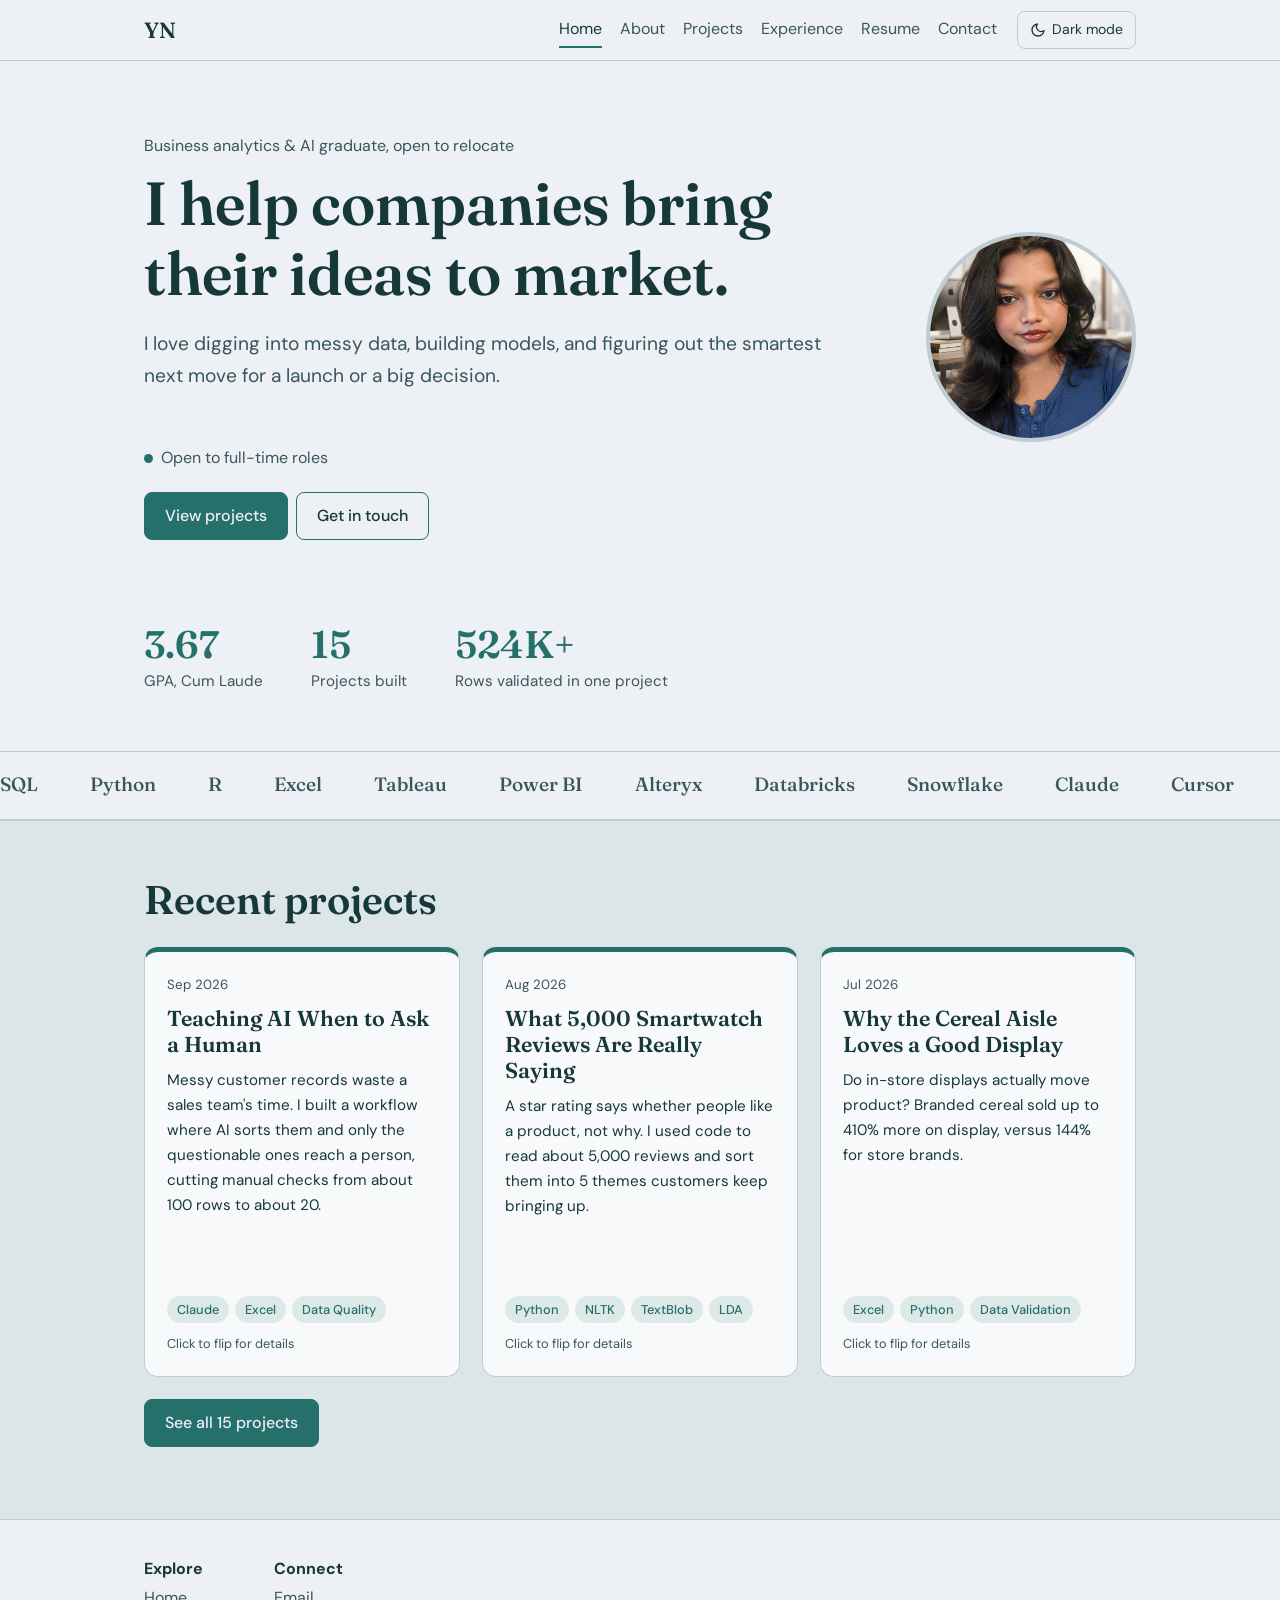
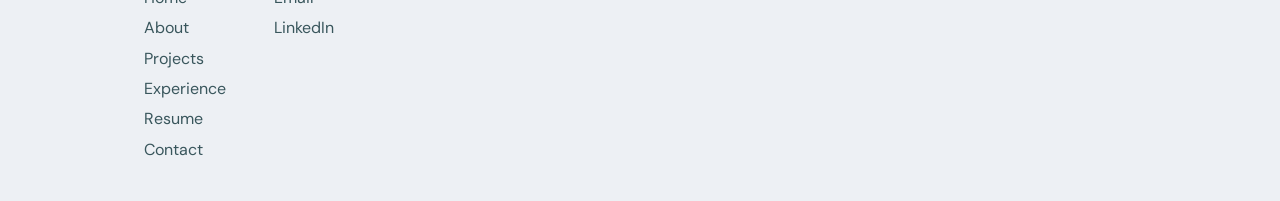
<file: index.html>
<!doctype html><html lang="en"><head><meta charset="utf-8"><meta name="viewport" content="width=device-width,initial-scale=1"><title>Yugandhari Narayanam | Business Analytics and AI</title><meta name="description" content="Portfolio of Yugandhari Narayanam, UT Dallas Business Analytics and AI graduate."><link rel="stylesheet" href="style.css"><script src="site.js"></script></head><body data-page="home"><main id="m"></main></body></html>
</file>
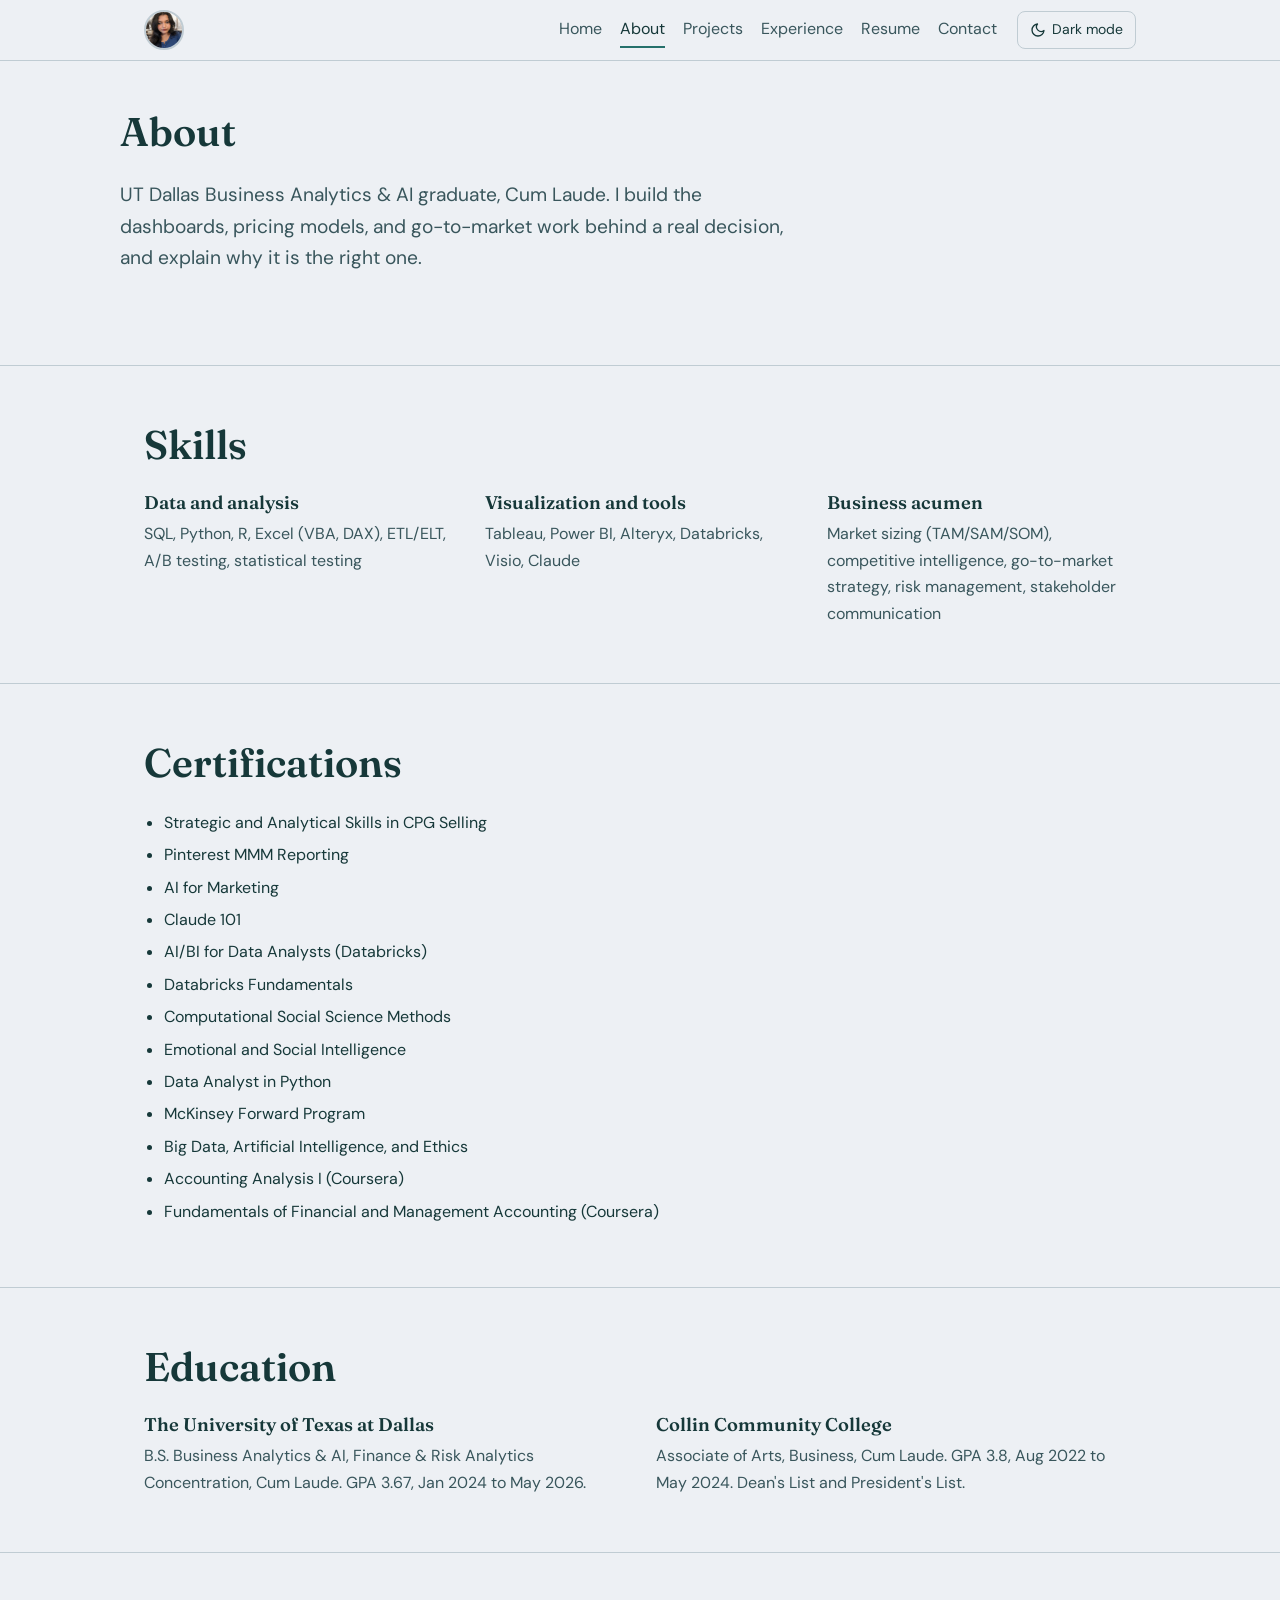
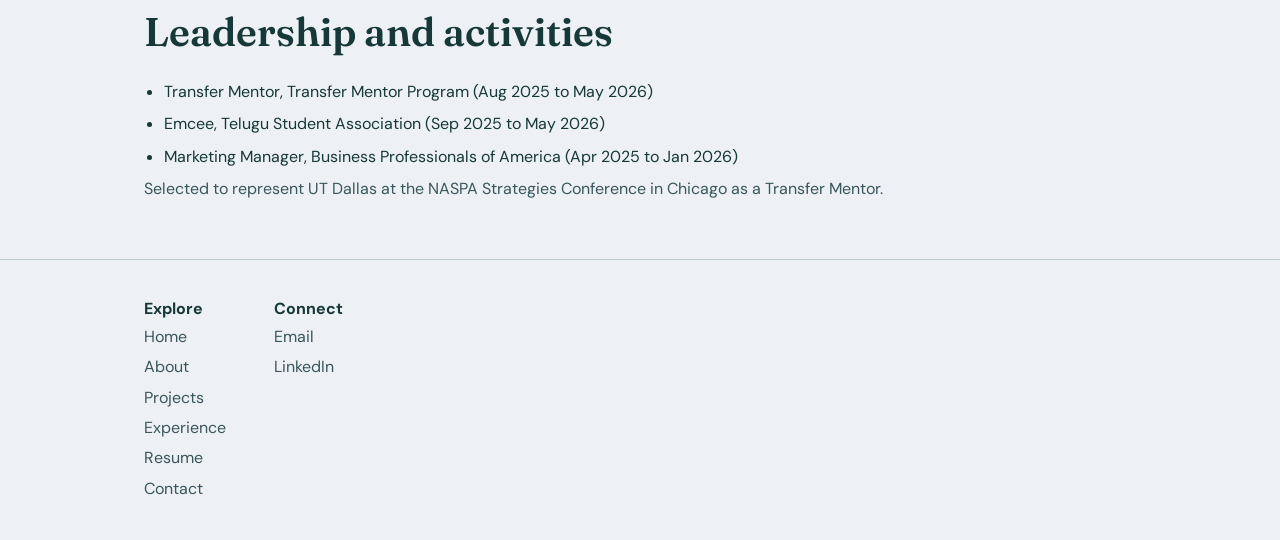
<file: about.html>
<!doctype html><html lang="en"><head><meta charset="utf-8"><meta name="viewport" content="width=device-width,initial-scale=1"><title>About | Yugandhari Narayanam</title><meta name="description" content="Portfolio of Yugandhari Narayanam, UT Dallas Business Analytics and AI graduate."><link rel="stylesheet" href="style.css"><script src="site.js"></script></head><body data-page="about"><main id="m"></main></body></html>
</file>
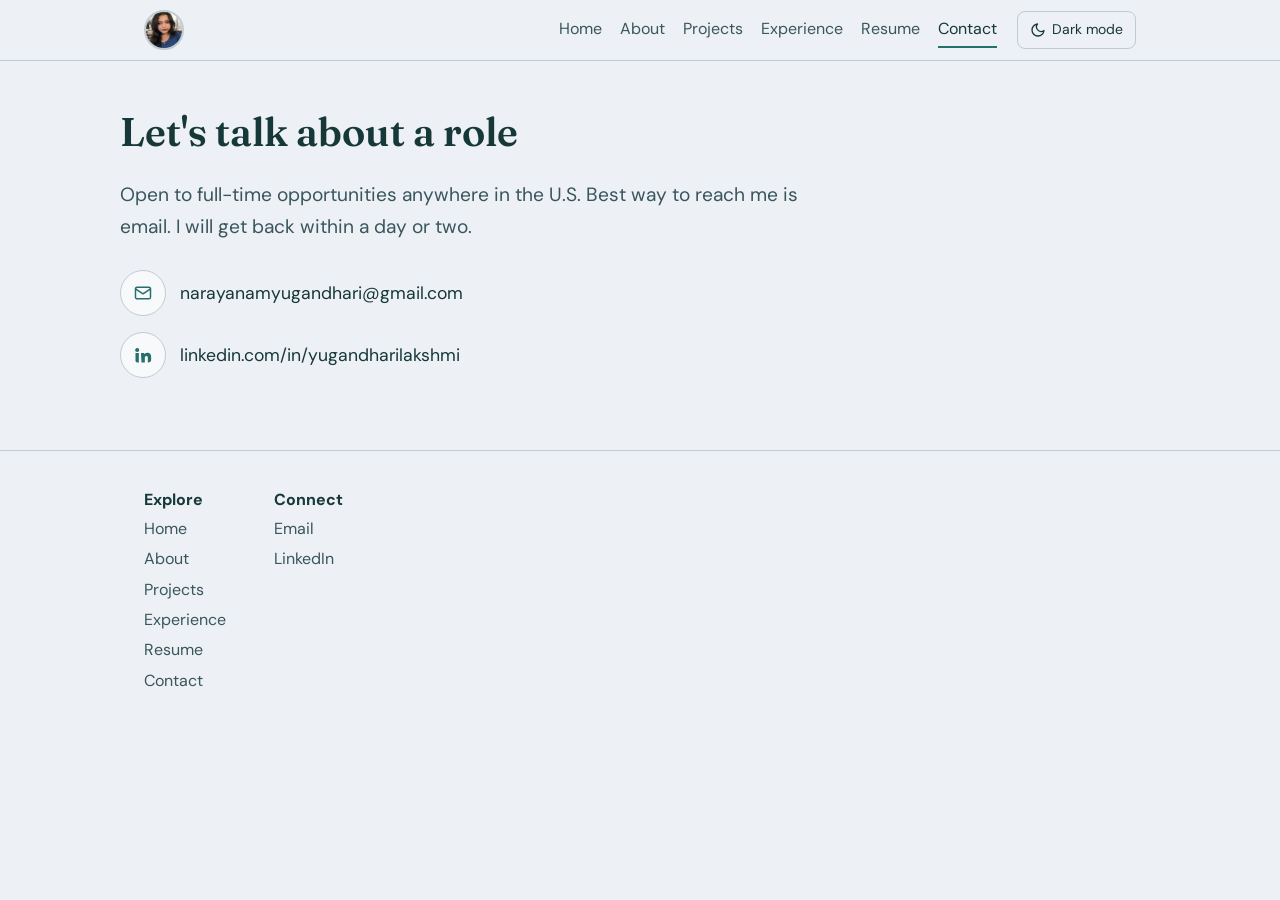
<file: contact.html>
<!doctype html><html lang="en"><head><meta charset="utf-8"><meta name="viewport" content="width=device-width,initial-scale=1"><title>Contact | Yugandhari Narayanam</title><meta name="description" content="Portfolio of Yugandhari Narayanam, UT Dallas Business Analytics and AI graduate."><link rel="stylesheet" href="style.css"><script src="site.js"></script></head><body data-page="contact"><main id="m"></main></body></html>
</file>
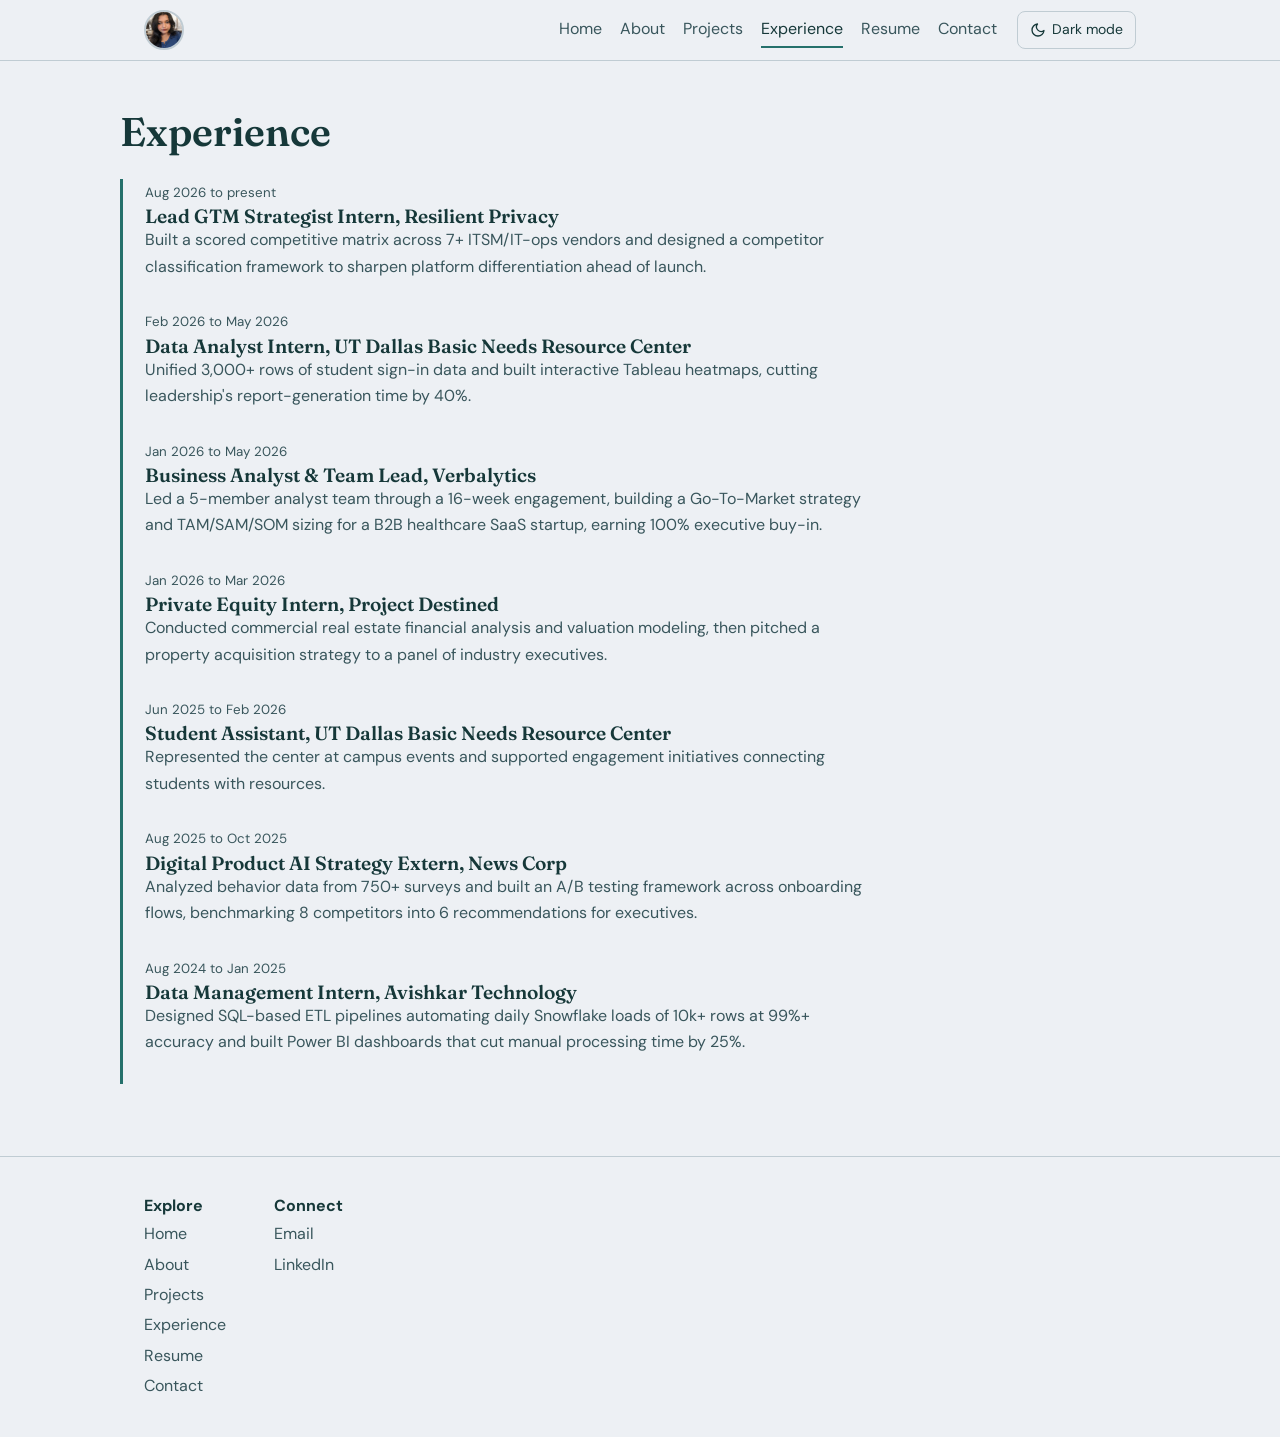
<file: experience.html>
<!doctype html><html lang="en"><head><meta charset="utf-8"><meta name="viewport" content="width=device-width,initial-scale=1"><title>Experience | Yugandhari Narayanam</title><meta name="description" content="Portfolio of Yugandhari Narayanam, UT Dallas Business Analytics and AI graduate."><link rel="stylesheet" href="style.css"><script src="site.js"></script></head><body data-page="experience"><main id="m"></main></body></html>
</file>
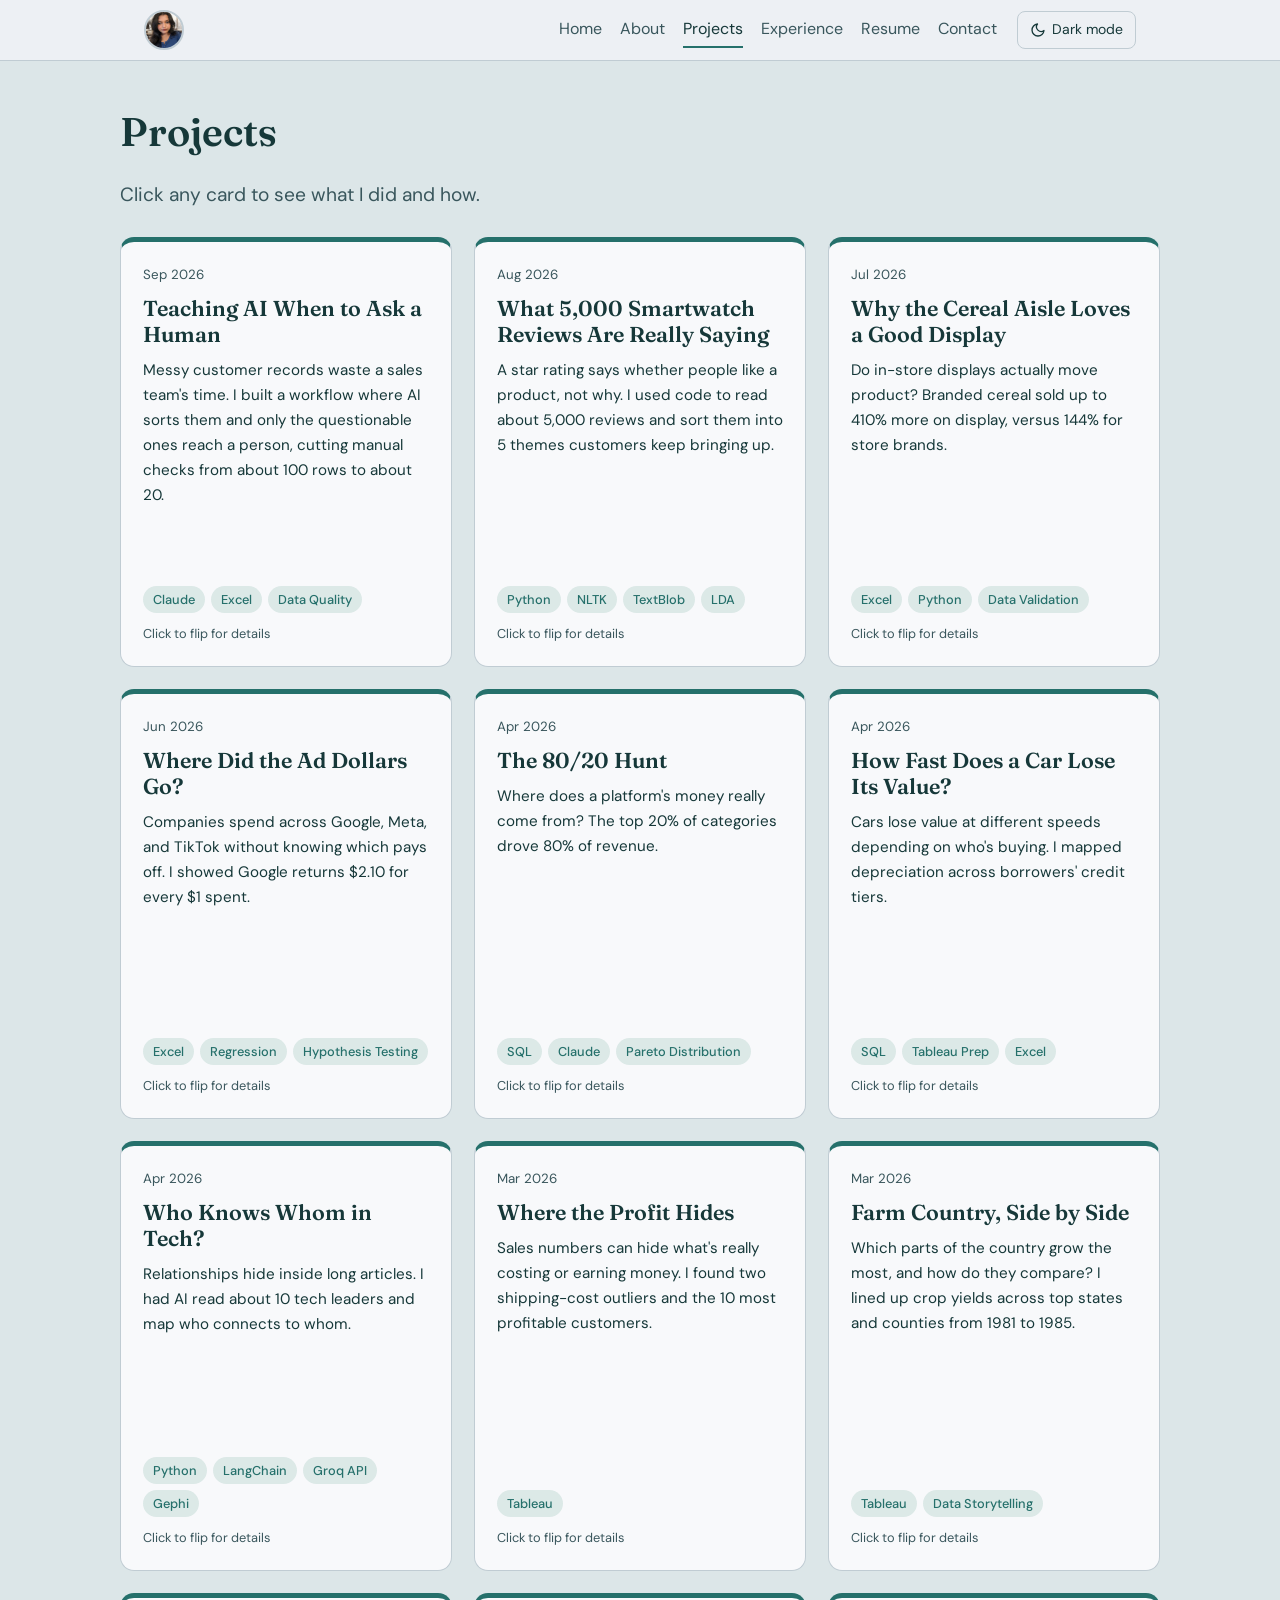
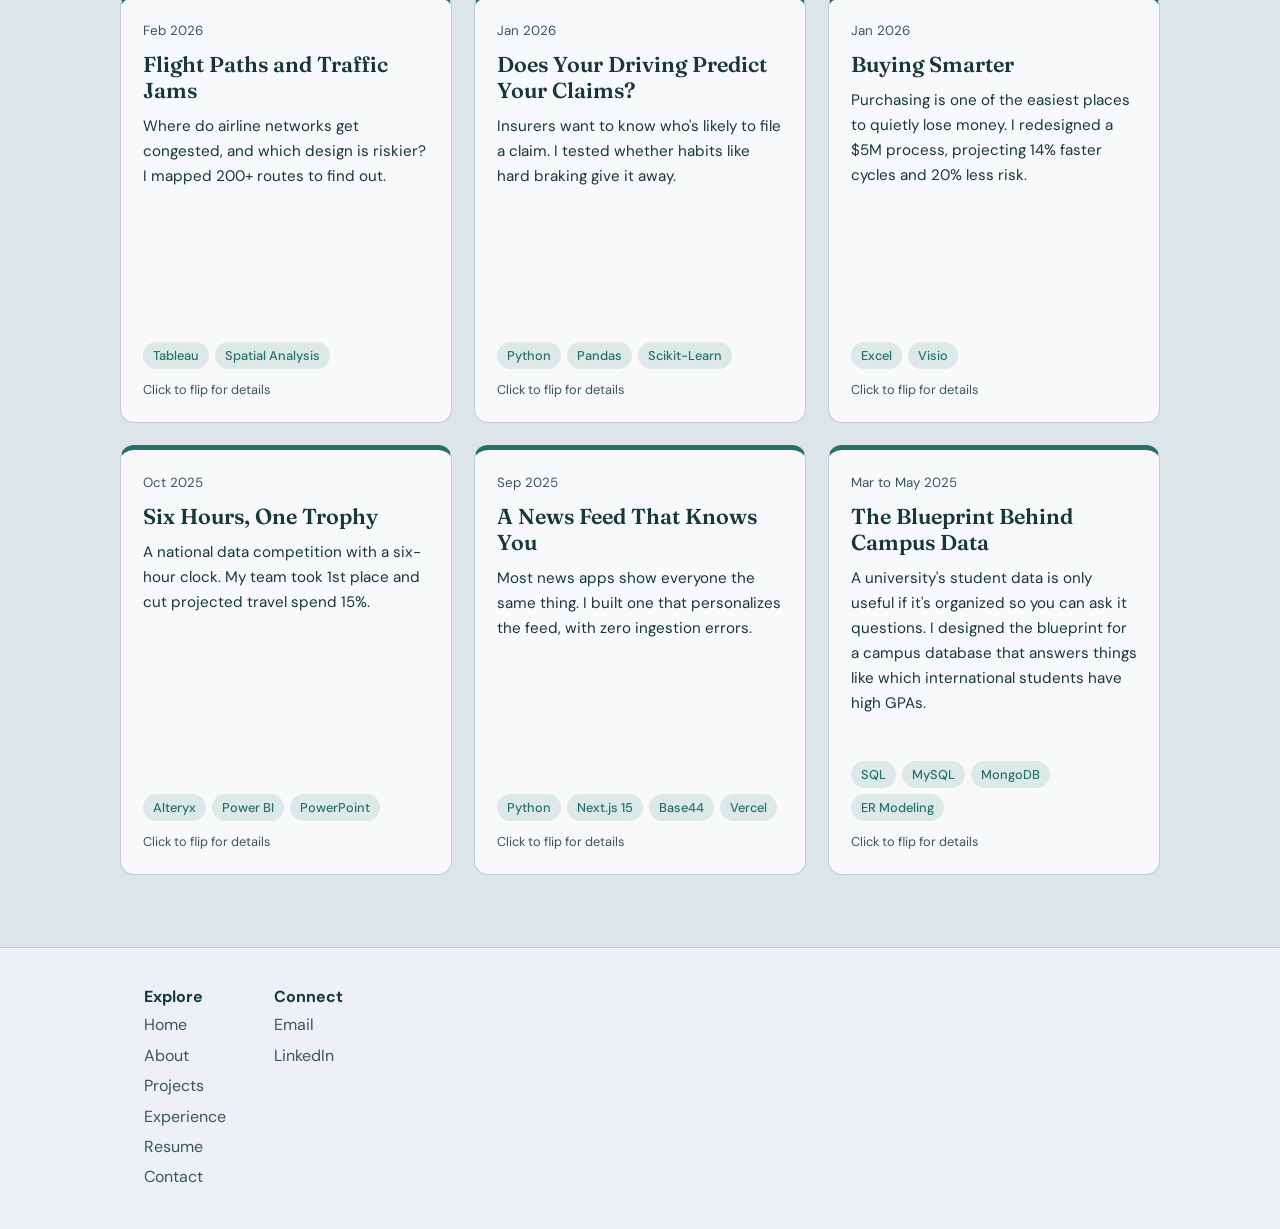
<file: projects.html>
<!doctype html><html lang="en"><head><meta charset="utf-8"><meta name="viewport" content="width=device-width,initial-scale=1"><title>Projects | Yugandhari Narayanam</title><meta name="description" content="Portfolio of Yugandhari Narayanam, UT Dallas Business Analytics and AI graduate."><link rel="stylesheet" href="style.css"><script src="site.js"></script></head><body data-page="projects"><main id="m"></main></body></html>
</file>
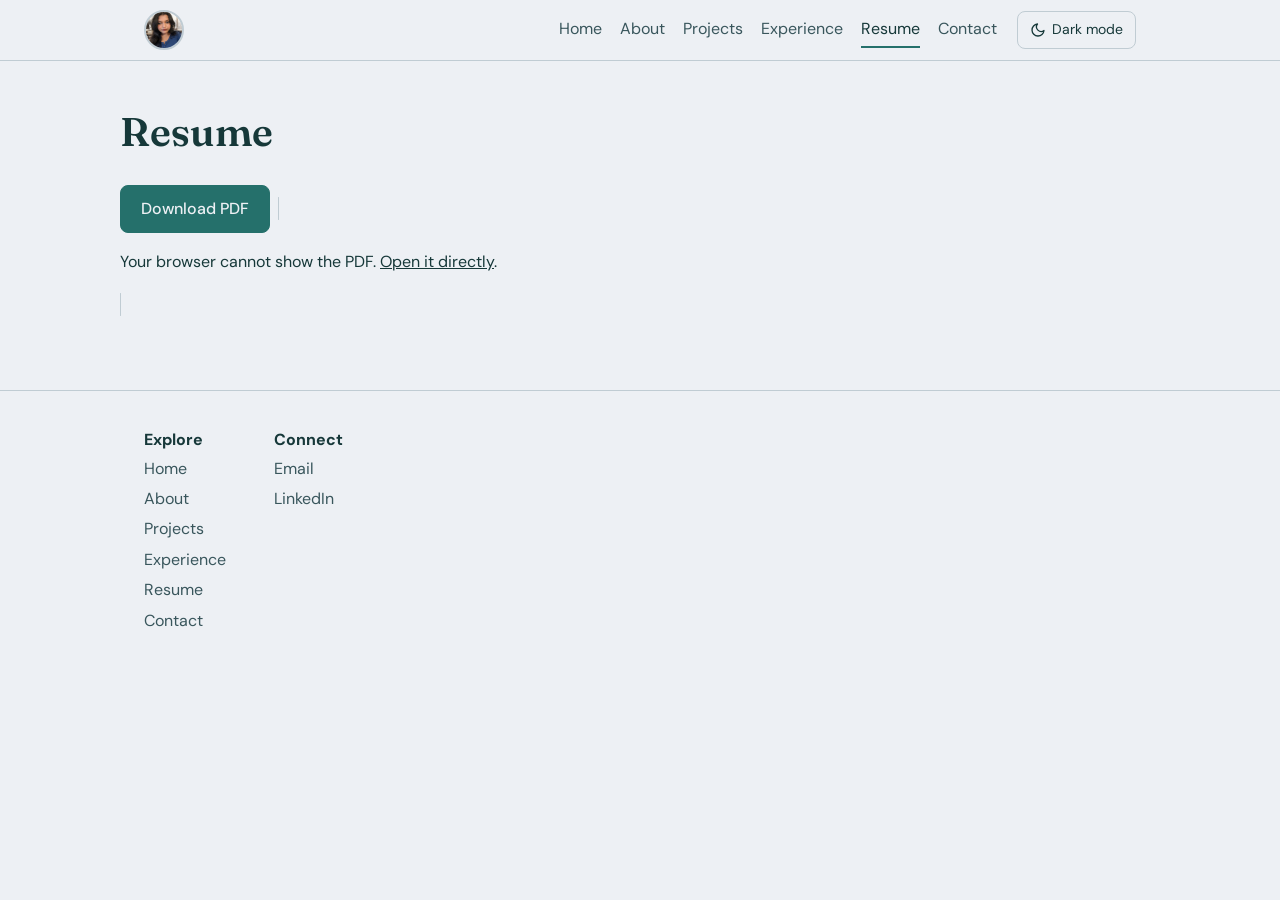
<file: resume.html>
<!doctype html><html lang="en"><head><meta charset="utf-8"><meta name="viewport" content="width=device-width,initial-scale=1"><title>Resume | Yugandhari Narayanam</title><meta name="description" content="Portfolio of Yugandhari Narayanam, UT Dallas Business Analytics and AI graduate."><link rel="stylesheet" href="style.css"><script src="site.js"></script></head><body data-page="resume"><main id="m"></main></body></html>
</file>
<file: style.css>
@import url('https://fonts.googleapis.com/css2?family=Fraunces:wght@500;600&family=DM+Sans:wght@400;500;600&display=swap');
:root{--bg:#EDF0F4;--surf:#F8F9FB;--tx:#163839;--mu:#39565C;--ln:#C0CCD3;--ac:#25706B;--acs:#DCE9E7;--pj:#DCE6E8;--back:#163839;--bt:#D5D9E2}
:root[data-theme=dark]{--bg:#102C2E;--surf:#183F41;--tx:#D5D9E2;--mu:#93A5AD;--ln:#2E5156;--ac:#7CC4BC;--acs:#1F4A4B;--pj:#143538;--back:#0B2122;--bt:#D5D9E2}
*{box-sizing:border-box}
body{margin:0;background:var(--bg);color:var(--tx);font:16px/1.65 'DM Sans',system-ui,sans-serif}
h1,h2,h3,.fd{font-family:Fraunces,Georgia,serif;font-weight:600;line-height:1.15;margin:0}
a{color:inherit}.w{max-width:1040px;margin:0 auto;padding:0 24px}
.hd{position:sticky;top:0;z-index:9;background:var(--bg);border-bottom:1px solid var(--ln)}
.hd .w{display:flex;align-items:center;gap:20px;height:60px}
.logo{font:600 22px Fraunces,serif;text-decoration:none}
.nav{display:flex;gap:18px;margin-left:auto;overflow-x:auto}
.nav a{text-decoration:none;color:var(--mu);padding:4px 0;border-bottom:2px solid transparent}
.nav a:hover,.nav a.on{color:var(--tx);border-color:var(--ac)}
.tg{background:none;border:1px solid var(--ln);color:var(--tx);border-radius:8px;padding:6px 12px;font:inherit;font-size:14px;cursor:pointer}
a:focus-visible,button:focus-visible{outline:3px solid var(--ac);outline-offset:3px}
.hero{display:grid;grid-template-columns:1fr auto;gap:48px;align-items:center;padding:72px 24px}
.hero h1{font-size:clamp(2.3rem,6vw,3.8rem);margin:10px 0 18px;max-width:14em}
.lead{font-size:1.2rem;color:var(--mu);max-width:36em}
.me{width:210px;height:210px;border-radius:50%;object-fit:cover;border:4px solid var(--ln)}
.btn{display:inline-block;padding:10px 20px;border-radius:8px;font-weight:500;text-decoration:none;border:1px solid var(--ac);margin:6px 8px 0 0}
.btn.p{background:var(--ac);color:var(--bg)}
.st{display:flex;align-items:center;gap:8px;color:var(--mu);margin:22px 0 14px}
.dot{width:9px;height:9px;border-radius:50%;background:var(--ac)}
.stats{display:flex;gap:48px;flex-wrap:wrap;padding:8px 24px 56px}
.stats b{display:block;font:600 2.4rem Fraunces,serif;color:var(--ac)}.stats span{color:var(--mu);font-size:.95rem}
.sec{padding:56px 0;border-top:1px solid var(--ln)}.pj{background:var(--pj)}
.sec h2,.pg h1{font-size:clamp(1.8rem,4vw,2.5rem);margin-bottom:24px}.pg{padding:48px 0 72px}
.cols{display:grid;grid-template-columns:repeat(auto-fit,minmax(260px,1fr));gap:32px}
.cols h3{font-size:1.15rem;margin-bottom:8px}.cols p,.mu{color:var(--mu);margin:0}
.g{display:grid;grid-template-columns:repeat(auto-fill,minmax(300px,1fr));gap:22px}
.c{perspective:1200px;height:430px;border:0;background:none;padding:0;text-align:left;font:inherit;color:inherit;cursor:pointer;display:block}
.in{display:block;position:relative;width:100%;height:100%;transition:transform .6s;transform-style:preserve-3d}
.c.f .in{transform:rotateY(180deg)}
.fr,.bk{position:absolute;inset:0;backface-visibility:hidden;border-radius:14px;padding:22px;display:flex;flex-direction:column;gap:10px;overflow:auto}
.fr{background:var(--surf);border:1px solid var(--ln);border-top:5px solid var(--ac)}
.bk{background:var(--back);color:var(--bt);transform:rotateY(180deg)}
.dt{color:var(--mu)}.bk .dt,.bk .hint{color:#93A5AD}
.ti{font:600 1.35rem/1.2 Fraunces,Georgia,serif}.sub{font-size:.95rem}.bk .sub{font-size:.98rem;line-height:1.6}
.ts{display:flex;flex-wrap:wrap;gap:6px;margin-top:auto}
.t{font-style:normal;font-size:.8rem;font-weight:500;padding:3px 10px;border-radius:99px;background:var(--acs);color:var(--ac)}
.hint{font-size:.8rem;color:var(--mu)}.bk .hint{margin-top:auto}
.tl{border-left:3px solid var(--ac);padding:0 0 28px 22px;max-width:760px}.tl h3{font-size:1.2rem}.tl small{color:var(--mu)}
.ft{border-top:1px solid var(--ln);padding:36px 0;color:var(--mu)}.ft .w{display:flex;gap:48px;flex-wrap:wrap}.ft a{display:block;text-decoration:none;padding:2px 0}
.ft b{color:var(--tx)}ul.l{padding-left:20px;margin:0}ul.l li{margin:6px 0}
object{width:100%;height:80vh;border:1px solid var(--ln);border-radius:12px;margin-top:20px}
@media(max-width:700px){.hero{grid-template-columns:1fr;padding-top:40px}.me{order:-1;width:150px;height:150px}}
@media(prefers-reduced-motion:reduce){.in{transition:none}}
.tg{display:inline-flex;align-items:center;gap:6px}
.av{width:40px;height:40px;border-radius:50%;object-fit:cover;border:2px solid var(--ln);display:block}
.ics{display:flex;flex-direction:column;gap:16px;margin-top:28px}
.ic{display:inline-flex;align-items:center;gap:14px;text-decoration:none;font-size:1.1rem;width:fit-content}
.ic svg{width:46px;height:46px;padding:12px;border-radius:50%;border:1px solid var(--ln);background:var(--surf);color:var(--ac);transition:transform .2s}
.ic:hover svg{transform:translateY(-3px)}.ic:hover span{text-decoration:underline}
.c{transition:transform .25s ease}
.fr,.bk{transition:box-shadow .25s ease}
@media(hover:hover){.c:hover,.c:focus-visible{transform:translateY(-8px)}.c:hover .fr,.c:hover .bk,.c:focus-visible .fr,.c:focus-visible .bk{box-shadow:0 16px 30px rgba(22,56,57,.25)}:root[data-theme=dark] .c:hover .fr,:root[data-theme=dark] .c:hover .bk{box-shadow:0 16px 30px rgba(0,0,0,.45)}}
@media(prefers-reduced-motion:reduce){.c,.ic svg{transition:none}.c:hover{transform:none}}
.hero .lead{min-height:4.95em}
.rw{display:inline-block;transition:opacity .3s,transform .3s}.rw.out{opacity:0;transform:translateY(6px)}
.mq{overflow:hidden;white-space:nowrap;border-top:1px solid var(--ln);border-bottom:1px solid var(--ln);padding:20px 0}
.mt{display:inline-flex;animation:mq 42s linear infinite}.mq:hover .mt{animation-play-state:paused}
.mg{display:inline-flex;gap:52px;padding-right:52px}
.mg i{font:500 1.2rem Fraunces,Georgia,serif;font-style:normal;color:var(--mu)}
@keyframes mq{to{transform:translateX(-50%)}}
@media(prefers-reduced-motion:reduce){.mq{white-space:normal}.mt{animation:none;flex-wrap:wrap}.mg+.mg{display:none}.mg{flex-wrap:wrap;gap:14px 36px;padding:0 24px}.rw{transition:none}}
</file>
